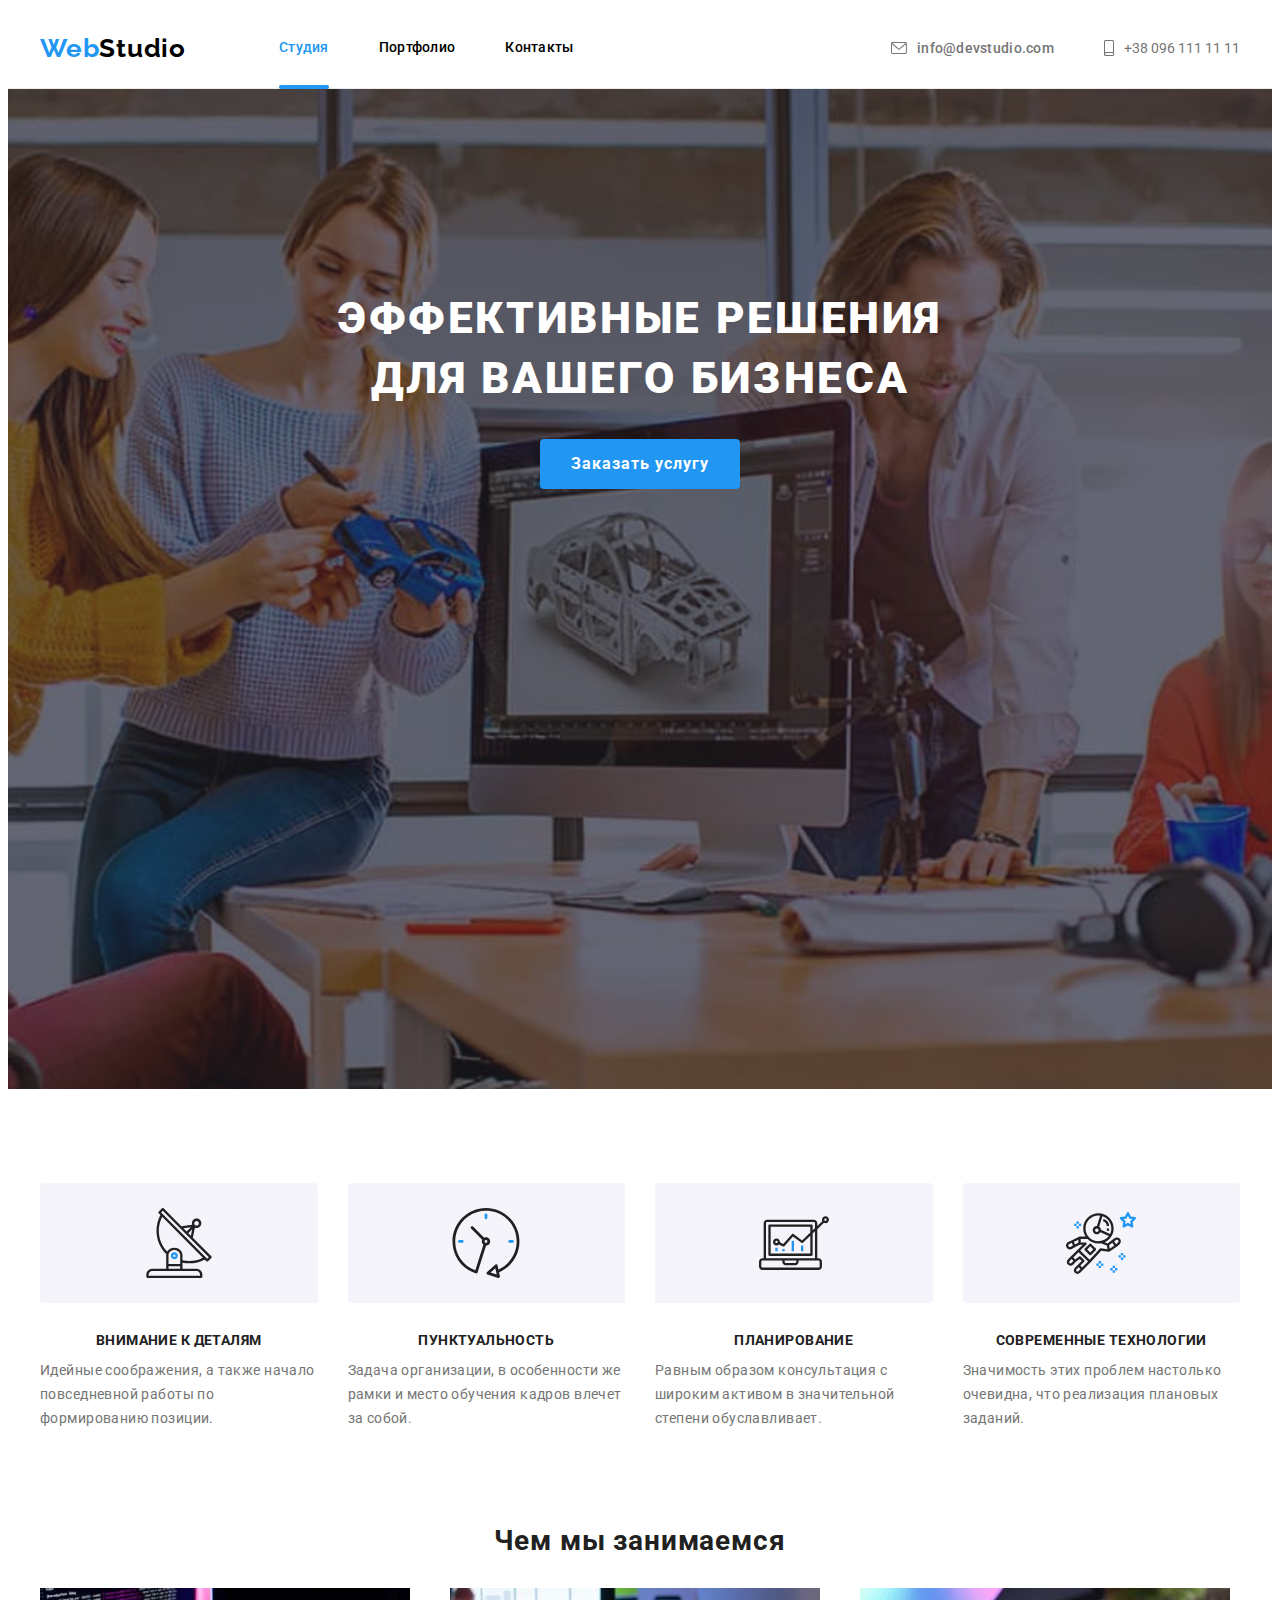
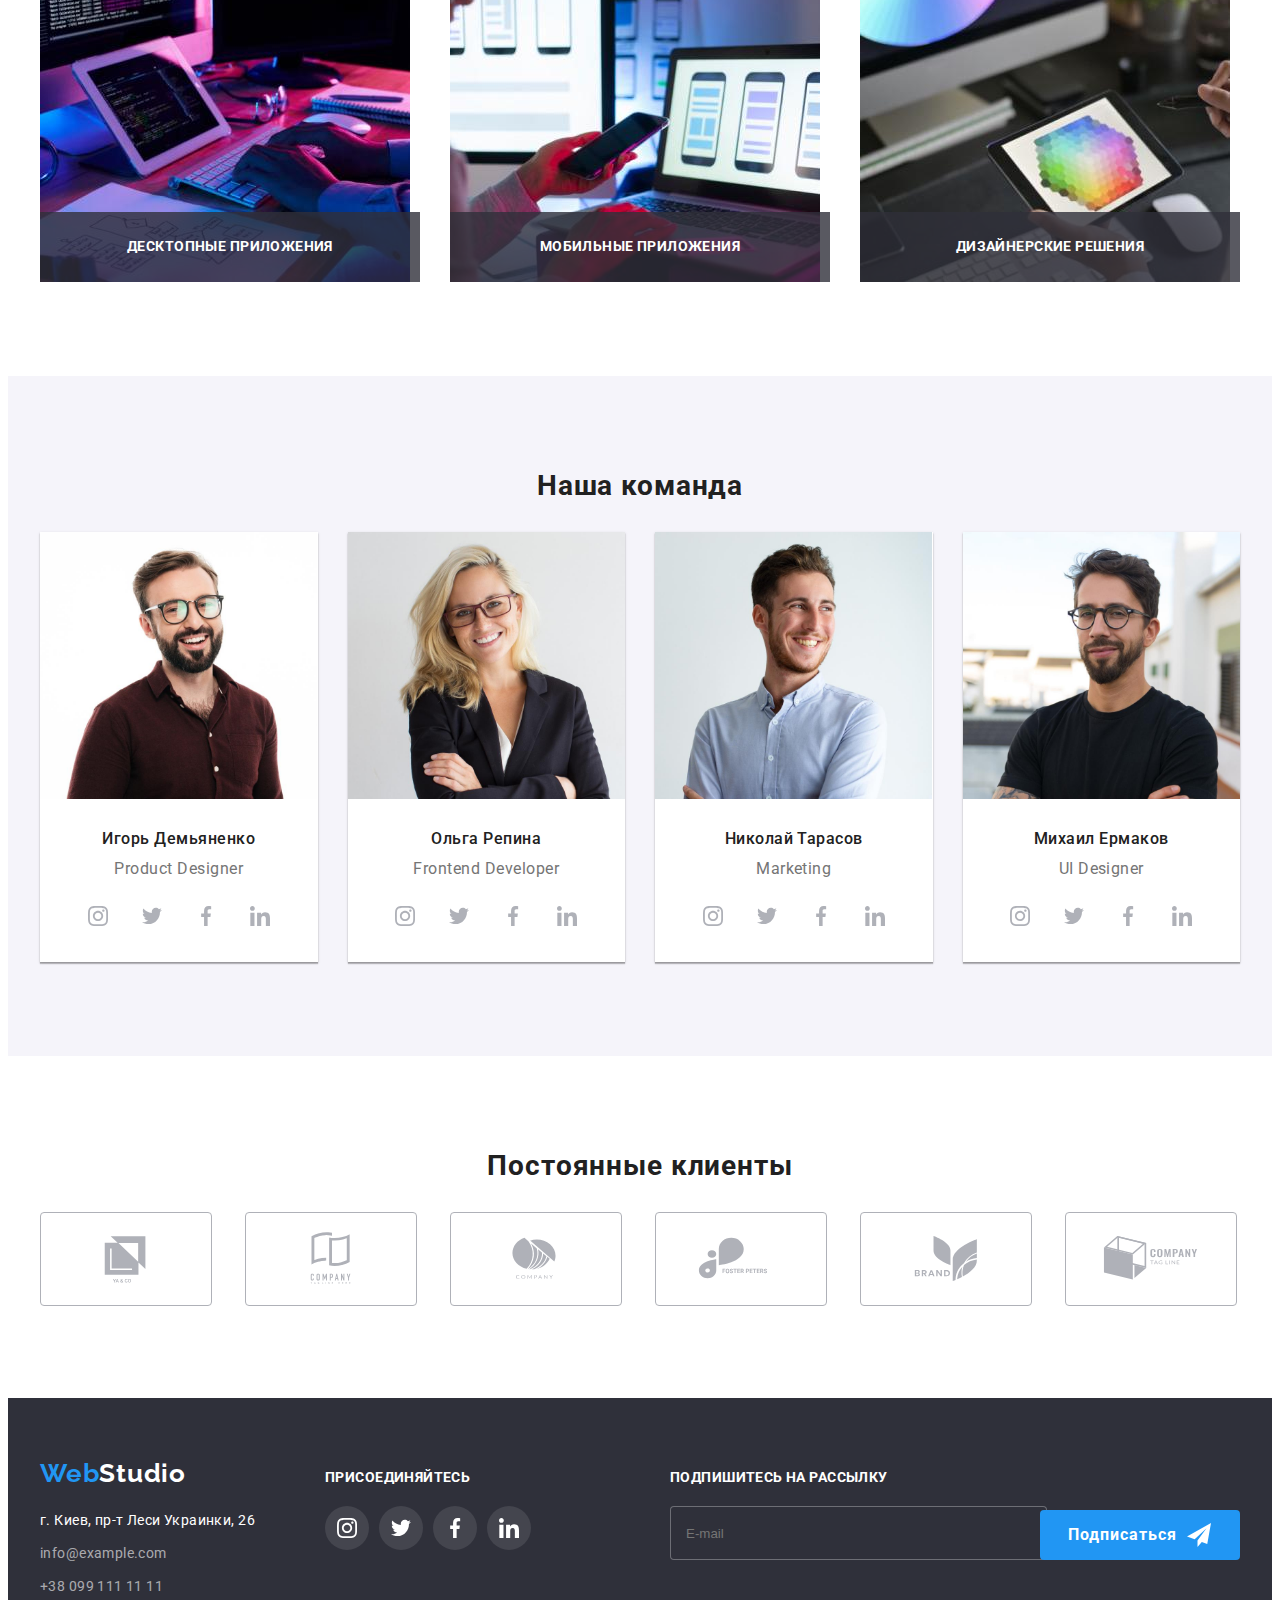
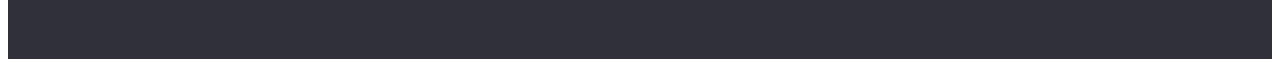
<file: index.html>
<!DOCTYPE html>
<html lang="ru">
	<head>
		<meta charset="UTF-8" />
		<meta http-equiv="X-UA-Compatible" content="IE=edge" />
		<meta name="viewport" content="width=device-width, initial-scale=1.0" />
		<link rel="preconnect" href="https://fonts.googleapis.com" />
		<link rel="preconnect" href="https://fonts.gstatic.com" crossorigin />
		<link
			href="https://fonts.googleapis.com/css2?family=Raleway:wght@700&family=Roboto:wght@400;500;700;900&display=swap"
			rel="stylesheet"
		/>
		<title>Веб-студия</title>
		<link
			rel="stylesheet"
			href="https://cdnjs.cloudflare.com/ajax/libs/modern-normalize/1.1.0/modern-normalize.min.css"
			integrity="sha512-wpPYUAdjBVSE4KJnH1VR1HeZfpl1ub8YT/NKx4PuQ5NmX2tKuGu6U/JRp5y+Y8XG2tV+wKQpNHVUX03MfMFn9Q=="
			crossorigin="anonymous"
			referrerpolicy="no-referrer"
		/>
		<link rel="stylesheet" href="./css/main.min.css" />
	</head>
	<body>
		<header class="header">
			<div class="container">
				<nav class="nav">
					<a href="" lang="en" class="logo"><span class="logo__left-part">Web</span><span>Studio</span></a>
					<button type="button" class="menu-button" data-menu-button>
						<svg width="40" height="40" aria-expanded="false" aria-label="Переключатель мобильного меню" role="button">
							<use class="icon-menu-close" href="./images/icons.svg#icon-menu-close"></use>
							<use class="icon-menu" href="./images/icons.svg#icon-menu"></use>
						</svg>
					</button>
					<div class="menu-header" data-menu>
						<ul class="nav__list">
							<li class="nav__item"><a href="./index.html" class="current nav__link">Студия</a></li>
							<li class="nav__item"><a href="./portfolio.html" class="nav__link">Портфолио</a></li>
							<li class="nav__item"><a href="" class="nav__link">Контакты</a></li>
						</ul>

						<ul class="contacts">
							<li class="contacts__item">
								<a href="tel:+380961111111" class="contacts__link contacts__tel">
									<svg class="contacts__smartphone-icon" width="10" height="16">
										<use href="./images/icons.svg#icon-smartphone"></use>
									</svg>
									+38 096 111 11 11
								</a>
							</li>
							<li class="contacts__item">
								<a href="mailto:info@devstudio.com" class="contacts__link contacts__mail">
									<svg class="contacts__mail-icon" width="16" height="12">
										<use href="./images/icons.svg#icon-envelope"></use>
									</svg>
									info@devstudio.com
								</a>
							</li>
						</ul>
						<ul class="mobile__list">
							<li class="mobile__item">
								<a href="" class="mobile__link">Instagram</a>
							</li>
							<li class="mobile__item">
								<a href="" class="mobile__link">Twitter</a>
							</li>
							<li class="mobile__item">
								<a href="" class="mobile__link">Facebook</a>
							</li>
							<li class="mobile__item">
								<a href="" class="mobile__link">LinkedIn</a>
							</li>
						</ul>
					</div>
				</nav>
			</div>
		</header>
		
		<main>
			<section class="hero">
				<div class="container">
					<h1 class="hero__headline">Эффективные решения для вашего бизнеса</h1>
					<button type="button" class="button" data-modal-open>Заказать услугу</button>
				</div>
			</section>

			<section class="section benefits">
				<div class="container">
					<h2 class="visually-hidden">Преимущества компании</h2>
					<ul class="section-list">
						<li class="section-list__item">
							<div class="section-list__benefits-illustration">
								<svg class="section-list__benefits-icon" width="70" height="70">
									<use href="./images/icons.svg#icon-antenna"></use>
								</svg>
							</div>
							<h3 class="section-list__title">Внимание к деталям</h3>
							<p class="section-list__text">
								Идейные соображения, а также начало повседневной работы по формированию позиции.
							</p>
						</li>
						<li class="section-list__item">
							<div class="section-list__benefits-illustration">
								<svg class="section-list__benefits-icon" width="70" height="70">
									<use href="./images/icons.svg#icon-clock"></use>
								</svg>
							</div>
							<h3 class="section-list__title">Пунктуальность</h3>
							<p class="section-list__text">
								Задача организации, в особенности же рамки и место обучения кадров влечет за собой.
							</p>
						</li>
						<li class="section-list__item">
							<div class="section-list__benefits-illustration">
								<svg class="section-list__benefits-icon" width="70" height="70">
									<use href="./images/icons.svg#icon-diagram"></use>
								</svg>
							</div>
							<h3 class="section-list__title">Планирование</h3>
							<p class="section-list__text">
								Равным образом консультация с широким активом в значительной степени обуславливает.
							</p>
						</li>
						<li class="section-list__item">
							<div class="section-list__benefits-illustration">
								<svg class="section-list__benefits-icon" width="70" height="70">
									<use href="./images/icons.svg#icon-astronaut"></use>
								</svg>
							</div>
							<h3 class="section-list__title">Современные технологии</h3>
							<p class="section-list__text">
								Значимость этих проблем настолько очевидна, что реализация плановых заданий.
							</p>
						</li>
					</ul>
				</div>
			</section>

			<section class="section about">
				<div class="container">
					<h2 class="section__title">Чем мы занимаемся</h2>
					<ul class="section-list">
						<li class="section-list__item">
							<a href=""><img srcset="./images/box-sites.jpg 1x, ./images/box-sites-2x.jpg 2x" src="./images/box-sites.jpg" alt="Разработка сайтов" width="370" height="294" /></a>
							<div class="about-box">
								<p class="about-box__text">Десктопные приложения</p>
							</div>
						</li>
						<li class="section-list__item">
							<a href="">
								<img srcset="./images/box-optimization.jpg 1x, ./images/box-optimization-2x.jpg 2x" src="./images/box-optimization.jpg" alt="Мобильная оптимизация" width="370" height="294" />
							</a>
							<div class="about-box">
								<p class="about-box__text">Мобильные приложения</p>
							</div>
						</li>
						<li class="section-list__item">
							<a href=""><img srcset="./images/box-design.jpg 1x, ./images/box-design-2x.jpg 2x" src="./images/box-design.jpg" alt="Дизайн" width="370" height="294" /></a>
							<div class="about-box">
								<p class="about-box__text">Дизайнерские решения</p>
							</div>
						</li>
					</ul>
				</div>
			</section>

			<section class="team section">
				<div class="container">
					<h2 class="section__title">Наша команда</h2>
					<ul class="section-list">
						<li class="section-list__item">
							<picture>
								<source
									srcset="./images/team-demianenko-desk-1x.jpg 1x, ./images/team-demianenko-desk-2x.jpg 2x"
									media="(min-width:1200px)"
								/>
								<source
									srcset="./images/team-demianenko-tab-1x.jpg 1x, ./images/team-demianenko-tab-2x.jpg 2x"
									media="(min-width:768px)"
								/>
								<source
									srcset="./images/team-demianenko-mob-1x.jpg 1x, ./images/team-demianenko-mob-2x.jpg 2x"
									media="(min-width:320px)"
								/>
								<img src="./images/team-demianenko-desk-1x.jpg" alt="Продукт дизайнер" class="team__image" />
							</picture>

							<div class="team-member">
								<h3 class="team-member__name">Игорь Демьяненко</h3>
								<p lang="en" class="team-member__position">Product Designer</p>
								<ul class="soc-list">
									<li class="soc-list__item">
										<a href="" class="soc-list__link">
											<svg class="soc-list__icon" width="20" height="20">
												<use href="./images/icons.svg#icon-instagram"></use>
											</svg>
										</a>
									</li>
									<li class="soc-list__item">
										<a href="" class="soc-list__link">
											<svg class="soc-list__icon" width="20" height="20">
												<use href="./images/icons.svg#icon-twitter"></use>
											</svg>
										</a>
									</li>
									<li class="soc-list__item">
										<a href="" class="soc-list__link">
											<svg class="soc-list__icon" width="20" height="20">
												<use href="./images/icons.svg#icon-facebook"></use>
											</svg>
										</a>
									</li>
									<li class="soc-list__item">
										<a href="" class="soc-list__link">
											<svg class="soc-list__icon" width="20" height="20">
												<use href="./images/icons.svg#icon-linkedin"></use>
											</svg>
										</a>
									</li>
								</ul>
							</div>
						</li>
						<li class="section-list__item">
							<picture>
								<source
									srcset="./images/team-repina-desk-1x.jpg 1x, ./images/team-repina-desk-2x.jpg 2x"
									media="(min-width:1200px)"
								/>
								<source
									srcset="./images/team-repina-tab-1x.jpg 1x, ./images/team-repina-tab-2x.jpg 2x"
									media="(min-width:768px)"
								/>
								<source
									srcset="./images/team-repina-mob-1x.jpg 1x, ./images/team-repina-mob-2x.jpg 2x"
									media="(min-width:320px)"
								/>
								<img src="./images/team-repina-desk-1x.jpg" alt="Фронтенд-разработчик" class="team__image" />
							</picture>

							<div class="team-member">
								<h3 class="team-member__name">Ольга Репина</h3>
								<p lang="en" class="team-member__position">Frontend Developer</p>
								<ul class="soc-list">
									<li class="soc-list__item">
										<a href="" class="soc-list__link">
											<svg class="soc-list__icon" width="20" height="20">
												<use href="./images/icons.svg#icon-instagram"></use>
											</svg>
										</a>
									</li>
									<li class="soc-list__item">
										<a href="" class="soc-list__link">
											<svg class="soc-list__icon" width="20" height="20">
												<use href="./images/icons.svg#icon-twitter"></use>
											</svg>
										</a>
									</li>
									<li class="soc-list__item">
										<a href="" class="soc-list__link">
											<svg class="soc-list__icon" width="20" height="20">
												<use href="./images/icons.svg#icon-facebook"></use>
											</svg>
										</a>
									</li>
									<li class="soc-list__item">
										<a href="" class="soc-list__link">
											<svg class="soc-list__icon" width="20" height="20">
												<use href="./images/icons.svg#icon-linkedin"></use>
											</svg>
										</a>
									</li>
								</ul>
							</div>
						</li>
						<li class="section-list__item">
							<picture>
								<source
									srcset="./images/team-tarasov-desk-1x.jpg 1x, ./images/team-tarasov-desk-2x.jpg 2x"
									media="(min-width:1200px)"
								/>
								<source
									srcset="./images/team-tarasov-tab-1x.jpg 1x, ./images/team-tarasov-tab-2x.jpg 2x"
									media="(min-width:768px)"
								/>
								<source
									srcset="./images/team-tarasov-mob-1x.jpg 1x, ./images/team-tarasov-mob-2x.jpg 2x"
									media="(min-width:320px)"
								/>
								<img src="./images/team-tarasov-desk-1x.jpg" alt="Маркетолог" class="team__image" />
							</picture>

							<div class="team-member">
								<h3 class="team-member__name">Николай Тарасов</h3>
								<p lang="en" class="team-member__position">Marketing</p>
								<ul class="soc-list">
									<li class="soc-list__item">
										<a href="" class="soc-list__link">
											<svg class="soc-list__icon" width="20" height="20">
												<use href="./images/icons.svg#icon-instagram"></use>
											</svg>
										</a>
									</li>
									<li class="soc-list__item">
										<a href="" class="soc-list__link">
											<svg class="soc-list__icon" width="20" height="20">
												<use href="./images/icons.svg#icon-twitter"></use>
											</svg>
										</a>
									</li>
									<li class="soc-list__item">
										<a href="" class="soc-list__link">
											<svg class="soc-list__icon" width="20" height="20">
												<use href="./images/icons.svg#icon-facebook"></use>
											</svg>
										</a>
									</li>
									<li class="soc-list__item">
										<a href="" class="soc-list__link">
											<svg class="soc-list__icon" width="20" height="20">
												<use href="./images/icons.svg#icon-linkedin"></use>
											</svg>
										</a>
									</li>
								</ul>
							</div>
						</li>
						<li class="section-list__item">
							<picture>
								<source
									srcset="./images/team-ermakov-desk-1x.jpg 1x, ./images/team-ermakov-desk-2x.jpg 2x"
									media="(min-width:1200px)"
								/>
								<source
									srcset="./images/team-ermakov-tab-1x.jpg 1x, ./images/team-ermakov-tab-2x.jpg 2x"
									media="(min-width:768px)"
								/>
								<source
									srcset="./images/team-ermakov-mob-1x.jpg 1x, ./images/team-ermakov-mob-2x.jpg 2x"
									media="(min-width:320px)"
								/>
								<img src="./images/team-ermakov-desk-1x.jpg" alt="Дизайнер" class="team__image" />
							</picture>

							<div class="team-member">
								<h3 class="team-member__name">Михаил Ермаков</h3>
								<p lang="en" class="team-member__position">UI Designer</p>
								<ul class="soc-list">
									<li class="soc-list__item">
										<a href="" class="soc-list__link">
											<svg class="soc-list__icon" width="20" height="20">
												<use href="./images/icons.svg#icon-instagram"></use>
											</svg>
										</a>
									</li>
									<li class="soc-list__item">
										<a href="" class="soc-list__link">
											<svg class="soc-list__icon" width="20" height="20">
												<use href="./images/icons.svg#icon-twitter"></use>
											</svg>
										</a>
									</li>
									<li class="soc-list__item">
										<a href="" class="soc-list__link">
											<svg class="soc-list__icon" width="20" height="20">
												<use href="./images/icons.svg#icon-facebook"></use>
											</svg>
										</a>
									</li>
									<li class="soc-list__item">
										<a href="" class="soc-list__link">
											<svg class="soc-list__icon" width="20" height="20">
												<use href="./images/icons.svg#icon-linkedin"></use>
											</svg>
										</a>
									</li>
								</ul>
							</div>
						</li>
					</ul>
				</div>
			</section>

			<section class="section clients">
				<div class="container">
					<h2 class="section__title">Постоянные клиенты</h2>
					<ul class="section-list clients-list">
						<li class="section-list__item">
							<a href="" class="clients-list__link">
								<svg class="clients-list__icon" width="106" height="60">
									<use href="./images/icons.svg#icon-logo-1"></use>
								</svg>
							</a>
						</li>
						<li class="section-list__item">
							<a href="" class="clients-list__link">
								<svg class="clients-list__icon" width="106" height="60">
									<use href="./images/icons.svg#icon-logo-2"></use>
								</svg>
							</a>
						</li>
						<li class="section-list__item">
							<a href="" class="clients-list__link">
								<svg class="clients-list__icon" width="106" height="60">
									<use href="./images/icons.svg#icon-logo-3"></use>
								</svg>
							</a>
						</li>
						<li class="section-list__item">
							<a href="" class="clients-list__link">
								<svg class="clients-list__icon" width="106" height="60">
									<use href="./images/icons.svg#icon-logo-4"></use>
								</svg>
							</a>
						</li>
						<li class="section-list__item">
							<a href="" class="clients-list__link">
								<svg class="clients-list__icon" width="106" height="60">
									<use href="./images/icons.svg#icon-logo-5"></use>
								</svg>
							</a>
						</li>
						<li class="section-list__item">
							<a href="" class="clients-list__link">
								<svg class="clients-list__icon" width="106" height="60">
									<use href="./images/icons.svg#icon-logo-6"></use>
								</svg>
							</a>
						</li>
					</ul>
				</div>
			</section>
		</main>

		<footer class="footer">
			<div class="container">
				<div class="footer-contacts">
					<a href="" lang="en" class="logo"> <span class="logo__left-part">Web</span><span>Studio</span> </a>
					<address>
						<ul>
							<li class="footer-contacts__item">
								<a href="https://goo.gl/maps/LUMPAZrbMtPp7dhw5" target="_blank" class="footer-contacts__adress">
									г. Киев, пр-т Леси Украинки, 26
								</a>
							</li>
							<li class="footer-contacts__item">
								<a href="mailto:info@example.com" class="footer-contacts__link">info@example.com</a>
							</li>
							<li class="footer-contacts__item">
								<a href="tel:+380991111111" class="footer-contacts__link">+38 099 111 11 11</a>
							</li>
						</ul>
					</address>
				</div>

				<div class="join">
					<p class="join__title">присоединяйтесь</p>
					<ul class="soc-list">
						<li class="soc-list__item">
							<a href="" class="soc-list__link">
								<svg class="soc-list__icon" width="20" height="20">
									<use href="./images/icons.svg#icon-instagram"></use>
								</svg>
							</a>
						</li>
						<li class="soc-list__item">
							<a href="" class="soc-list__link">
								<svg class="soc-list__icon" width="20" height="20">
									<use href="./images/icons.svg#icon-twitter"></use>
								</svg>
							</a>
						</li>
						<li class="soc-list__item">
							<a href="" class="soc-list__link">
								<svg class="soc-list__icon" width="20" height="20">
									<use href="./images/icons.svg#icon-facebook"></use>
								</svg>
							</a>
						</li>
						<li class="soc-list__item">
							<a href="" class="soc-list__link">
								<svg class="soc-list__icon" width="20" height="20">
									<use href="./images/icons.svg#icon-linkedin"></use>
								</svg>
							</a>
						</li>
					</ul>
				</div>

				<div class="subscribe">
					<form class="subscribe__form">
						<label class="subscribe__title">
							Подпишитесь на рассылку
							<input type="email" placeholder="E-mail" class="subscribe__email" name="subscribe-email" />
						</label>
						<button type="submit" class="button">
							Подписаться
							<svg class="subscribe__icon" width="24" height="24">
								<use href="./images/icons.svg#icon-send"></use>
							</svg>
						</button>
					</form>
				</div>
			</div>
		</footer>
		<div class="backdrop is-hidden" data-modal>
			<div class="modal">
				<button type="button" class="modal__close-button" data-modal-close>
					<svg width="30" height="30">
						<use href="./images/icons.svg#icon-close"></use>
					</svg>
				</button>
				<p class="modal__title">Оставьте свои данные, мы вам перезвоним</p>
				<form class="modal__form">
					<label class="modal__label">
						<span class="modal__label-text">Имя</span>
						<span class="modal__icon-area">
							<input type="text" name="name" class="modal__input" />

							<svg class="modal__form-icon" width="18" height="18">
								<use href="./images/icons.svg#icon-person"></use>
							</svg>
						</span>
					</label>
					<label class="modal__label">
						<span class="modal__label-text">Телефон</span>
						<span class="modal__icon-area">
							<input type="tel" name="tel" class="modal__input" />

							<svg class="modal__form-icon" width="18" height="18">
								<use href="./images/icons.svg#icon-phone"></use>
							</svg>
						</span>
					</label>
					<label class="modal__label">
						<span class="modal__label-text">Почта</span>
						<span class="modal__icon-area">
							<input type="email" name="email" class="modal__input" />

							<svg class="modal__form-icon" width="18" height="18">
								<use href="./images/icons.svg#icon-email"></use>
							</svg>
						</span>
					</label>
					<label class="modal__comment-area">
						<span class="modal__label-text">Комментарий</span>
						<textarea name="comment" class="modal__comment" placeholder="Введите текст"></textarea>
					</label>
					<label class="modal__check">
						<input type="checkbox" name="check" class="modal__check-input visually-hidden" />
						<svg width="11" height="8" class="modal__check-icon">
							<use href="./images/icons.svg#icon-check"></use>
						</svg>
						<span class="modal__check-text">
							Соглашаюсь с рассылкой и принимаю
							<span><a href="" class="modal__check-link">Условия договора</a></span>
						</span>
					</label>
					<button type="submit" class="button">Отправить</button>
				</form>

				
			</div>
		</div>
		<script src="./js/modal.js"></script>
		<script src="./js/mobile-menu.js"></script>
	</body>
</html>
</file>
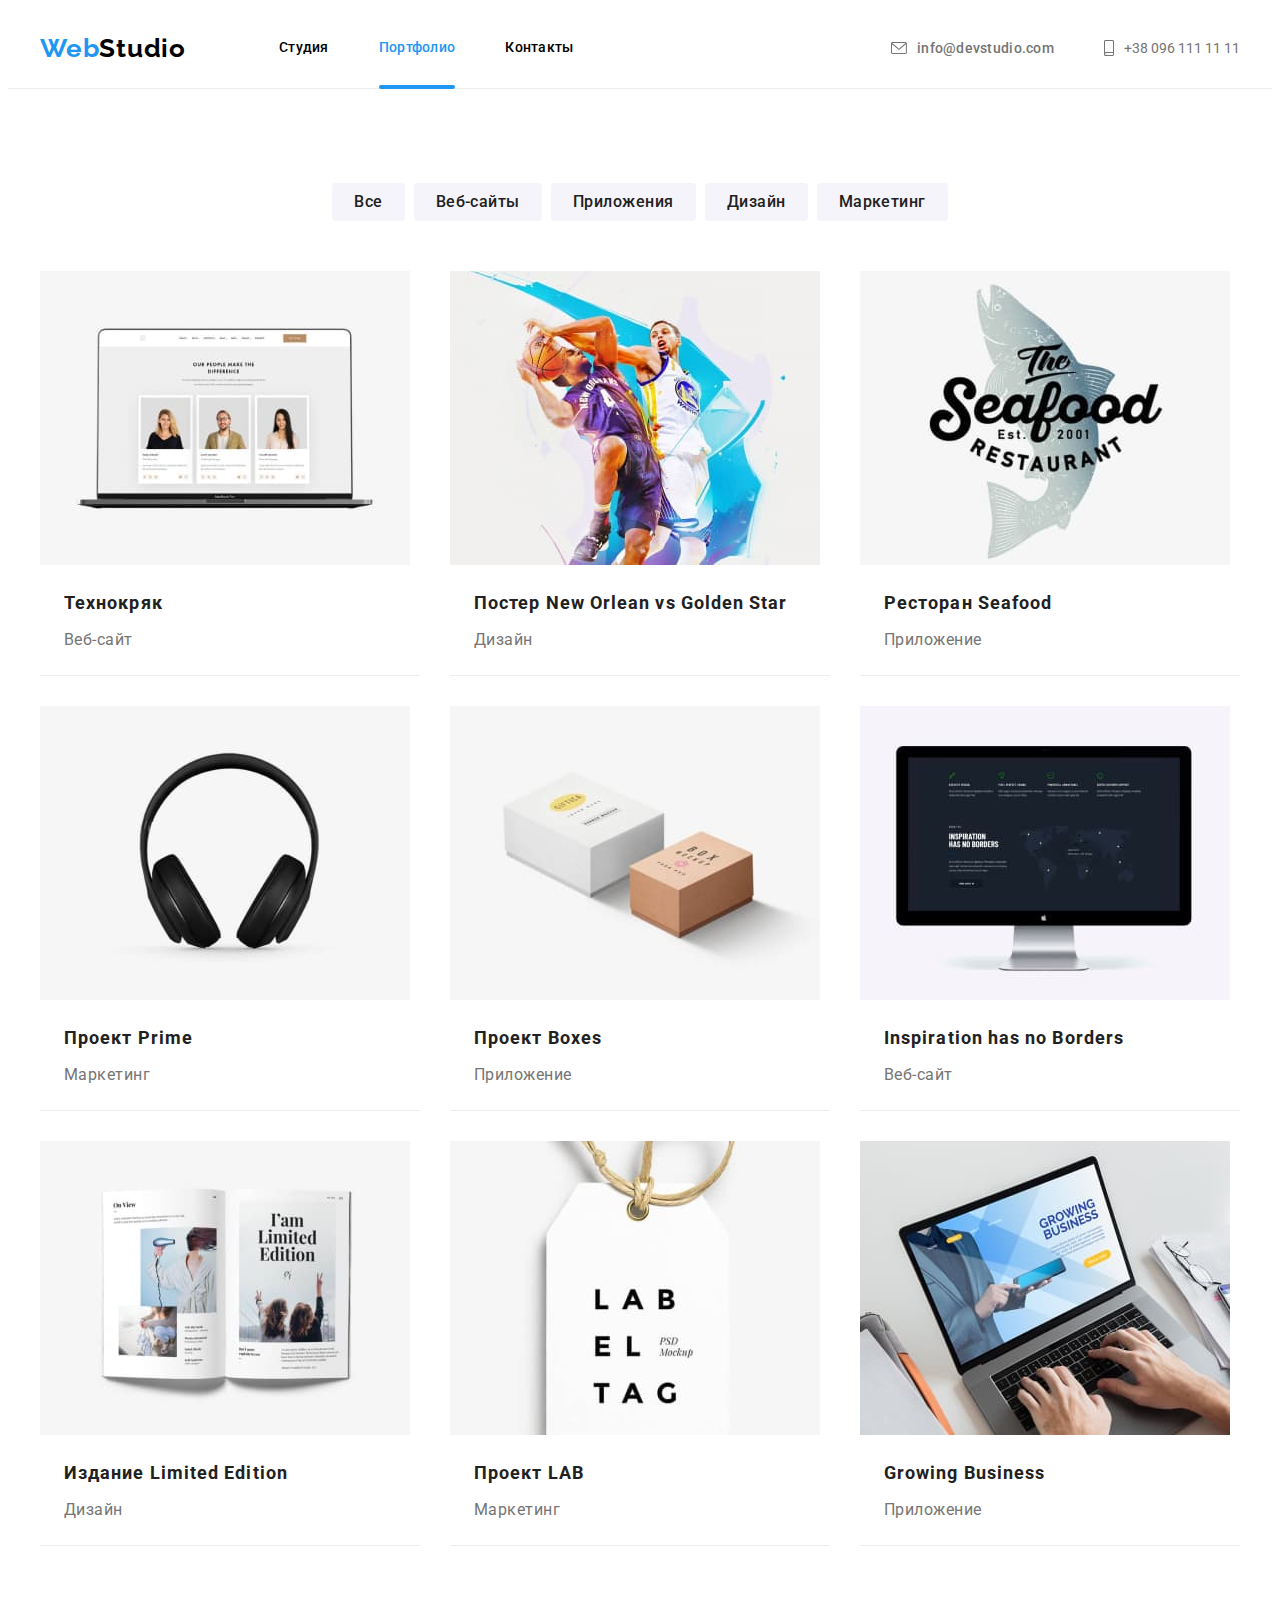
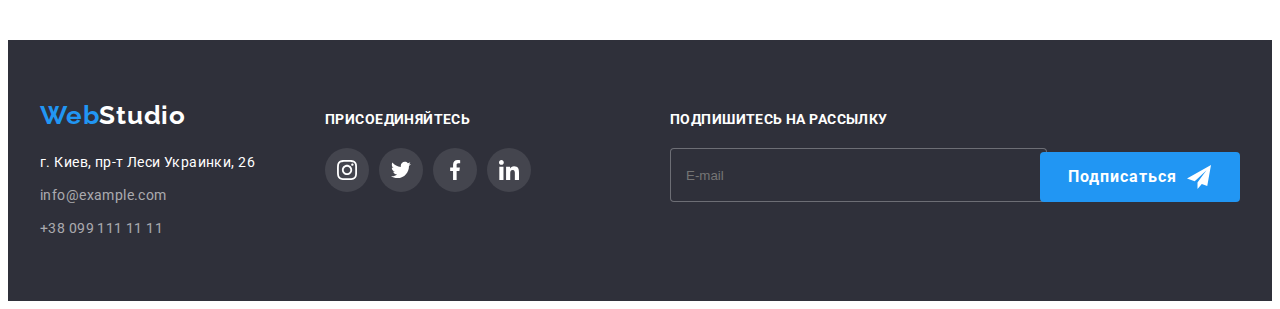
<file: portfolio.html>
<!DOCTYPE html>
<html lang="ru">
	<head>
		<meta charset="UTF-8" />
		<meta http-equiv="X-UA-Compatible" content="IE=edge" />
		<meta name="viewport" content="width=device-width, initial-scale=1.0" />
		<link rel="preconnect" href="https://fonts.googleapis.com" />
		<link rel="preconnect" href="https://fonts.gstatic.com" crossorigin />
		<link
			href="https://fonts.googleapis.com/css2?family=Raleway:wght@700&family=Roboto:wght@400;500;700;900&display=swap"
			rel="stylesheet"
		/>
		<title>Портфолио</title>
		<link
			rel="stylesheet"
			href="https://cdnjs.cloudflare.com/ajax/libs/modern-normalize/1.1.0/modern-normalize.min.css"
			integrity="sha512-wpPYUAdjBVSE4KJnH1VR1HeZfpl1ub8YT/NKx4PuQ5NmX2tKuGu6U/JRp5y+Y8XG2tV+wKQpNHVUX03MfMFn9Q=="
			crossorigin="anonymous"
			referrerpolicy="no-referrer"
		/>
		<link rel="stylesheet" href="./css/main.min.css" />
	</head>

	<body>
		<header class="header">
			<div class="container">
				<nav class="nav">
					<a href="" lang="en" class="logo"><span class="logo__left-part">Web</span><span>Studio</span></a>
					<button type="button" class="menu-button" data-menu-button>
						<svg width="40" height="40" aria-expanded="false" aria-label="Переключатель мобильного меню" role="button">
							<use class="icon-menu-close" href="./images/icons.svg#icon-menu-close"></use>
							<use class="icon-menu" href="./images/icons.svg#icon-menu"></use>
						</svg>
					</button>
					<div class="menu-header" data-menu>
						<ul class="nav__list">
							<li class="nav__item"><a href="./index.html" class="nav__link">Студия</a></li>
							<li class="nav__item"><a href="./portfolio.html" class="current nav__link">Портфолио</a></li>
							<li class="nav__item"><a href="" class="nav__link">Контакты</a></li>
						</ul>

						<ul class="contacts">
							<li class="contacts__item">
								<a href="tel:+380961111111" class="contacts__link contacts__tel">
									<svg class="contacts__smartphone-icon" width="10" height="16">
										<use href="./images/icons.svg#icon-smartphone"></use>
									</svg>
									+38 096 111 11 11
								</a>
							</li>
							<li class="contacts__item">
								<a href="mailto:info@devstudio.com" class="contacts__link contacts__mail">
									<svg class="contacts__mail-icon" width="16" height="12">
										<use href="./images/icons.svg#icon-envelope"></use>
									</svg>
									info@devstudio.com
								</a>
							</li>
						</ul>
						<ul class="mobile__list">
							<li class="mobile__item">
								<a href="" class="mobile__link">Instagram</a>
							</li>
							<li class="mobile__item">
								<a href="" class="mobile__link">Twitter</a>
							</li>
							<li class="mobile__item">
								<a href="" class="mobile__link">Facebook</a>
							</li>
							<li class="mobile__item">
								<a href="" class="mobile__link">LinkedIn</a>
							</li>
						</ul>
					</div>
				</nav>
			</div>
		</header>

		<main>
			<section class="section portfolio">
				<div class="container">
					<h1 class="visually-hidden">Портфолио</h1>
					<ul class="filter">
						<li class="filter__item"><button type="button" class="filter__button">Все</button></li>
						<li class="filter__item"><button type="button" class="filter__button">Веб-сайты</button></li>
						<li class="filter__item"><button type="button" class="filter__button">Приложения</button></li>
						<li class="filter__item"><button type="button" class="filter__button">Дизайн</button></li>
						<li class="filter__item"><button type="button" class="filter__button">Маркетинг</button></li>
					</ul>
					<ul class="portfolio__list">
						<li class="portfolio__item">
							<a href="" class="portfolio__link">
								<div class="portfolio__overlay">
									<picture>
										<source
											srcset="./images/portfolio-1-desk-1x.jpg 1x, ./images/portfolio-1-desk-2x.jpg 2x"
											media="(min-width:1200px)"
										/>
										<source
											srcset="./images/portfolio-1-tab-1x.jpg 1x, ./images/portfolio-1-tab-2x.jpg 2x"
											media="(min-width:768px)"
										/>
										<source
											srcset="./images/portfolio-1-mob-1x.jpg 1x, ./images/portfolio-1-mob-2x.jpg 2x"
											media="(min-width:320px)"
										/>
										<img src="./portfolio-1-desk-1x.jpg" alt="Веб-сайт" />
									</picture>

									<p class="portfolio__overlay-text">
										Ресурс предлагает комплексные предложения с разным уровнем функционала и сервисов. Все это позволит
										посетителю получить исчерпывающие сведения о компании или частном лице.
									</p>
								</div>
								<div class="portfoplio__description">
									<h2 class="portfolio__title">Технокряк</h2>
									<p class="portfolio__text">Веб-сайт</p>
								</div>
							</a>
						</li>
						<li class="portfolio__item">
							<a href="" class="portfolio__link">
								<div class="portfolio__overlay">
									<picture>
										<source
											srcset="./images/portfolio-2-desk-1x.jpg 1x, ./images/portfolio-2-desk-2x.jpg 2x"
											media="(min-width:1200px)"
										/>
										<source
											srcset="./images/portfolio-2-tab-1x.jpg 1x, ./images/portfolio-2-tab-2x.jpg 2x"
											media="(min-width:768px)"
										/>
										<source
											srcset="./images/portfolio-2-mob-1x.jpg 1x, ./images/portfolio-2-mob-2x.jpg 2x"
											media="(min-width:320px)"
										/>
										<img src="./portfolio-2-desk-1x.jpg" alt="Дизайн" />
									</picture>

									<p class="portfolio__overlay-text">
										Ресурс предлагает комплексные предложения с разным уровнем функционала и сервисов. Все это позволит
										посетителю получить исчерпывающие сведения о компании или частном лице.
									</p>
								</div>
								<div class="portfoplio__description">
									<h2 class="portfolio__title">Постер New Orlean vs Golden Star</h2>
									<p class="portfolio__text">Дизайн</p>
								</div>
							</a>
						</li>
						<li class="portfolio__item">
							<a href="" class="portfolio__link">
								<div class="portfolio__overlay">
									<picture>
										<source
											srcset="./images/portfolio-3-desk-1x.jpg 1x, ./images/portfolio-3-desk-2x.jpg 2x"
											media="(min-width:1200px)"
										/>
										<source
											srcset="./images/portfolio-3-tab-1x.jpg 1x, ./images/portfolio-3-tab-2x.jpg 2x"
											media="(min-width:768px)"
										/>
										<source
											srcset="./images/portfolio-3-mob-1x.jpg 1x, ./images/portfolio-3-mob-2x.jpg 2x"
											media="(min-width:320px)"
										/>
										<img src="./portfolio-3-desk-1x.jpg" alt="Приложение" />
									</picture>

									<p class="portfolio__overlay-text">
										Ресурс предлагает комплексные предложения с разным уровнем функционала и сервисов. Все это позволит
										посетителю получить исчерпывающие сведения о компании или частном лице.
									</p>
								</div>
								<div class="portfoplio__description">
									<h2 class="portfolio__title">Ресторан Seafood</h2>
									<p class="portfolio__text">Приложение</p>
								</div>
							</a>
						</li>
						<li class="portfolio__item">
							<a href="" class="portfolio__link">
								<div class="portfolio__overlay">
									<picture>
										<source
											srcset="./images/portfolio-4-desk-1x.jpg 1x, ./images/portfolio-4-desk-2x.jpg 2x"
											media="(min-width:1200px)"
										/>
										<source
											srcset="./images/portfolio-4-tab-1x.jpg 1x, ./images/portfolio-4-tab-2x.jpg 2x"
											media="(min-width:768px)"
										/>
										<source
											srcset="./images/portfolio-4-mob-1x.jpg 1x, ./images/portfolio-4-mob-2x.jpg 2x"
											media="(min-width:320px)"
										/>
										<img src="./portfolio-4-desk-1x.jpg" alt="Маркетинг" />
									</picture>

									<p class="portfolio__overlay-text">
										Ресурс предлагает комплексные предложения с разным уровнем функционала и сервисов. Все это позволит
										посетителю получить исчерпывающие сведения о компании или частном лице.
									</p>
								</div>
								<div class="portfoplio__description">
									<h2 class="portfolio__title">Проект Prime</h2>
									<p class="portfolio__text">Маркетинг</p>
								</div>
							</a>
						</li>
						<li class="portfolio__item">
							<a href="" class="portfolio__link">
								<div class="portfolio__overlay">
									<picture>
										<source
											srcset="./images/portfolio-5-desk-1x.jpg 1x, ./images/portfolio-5-desk-2x.jpg 2x"
											media="(min-width:1200px)"
										/>
										<source
											srcset="./images/portfolio-5-tab-1x.jpg 1x, ./images/portfolio-5-tab-2x.jpg 2x"
											media="(min-width:768px)"
										/>
										<source
											srcset="./images/portfolio-5-mob-1x.jpg 1x, ./images/portfolio-5-mob-2x.jpg 2x"
											media="(min-width:320px)"
										/>
										<img src="./portfolio-5-desk-1x.jpg" alt="Приложение" />
									</picture>

									<p class="portfolio__overlay-text">
										Ресурс предлагает комплексные предложения с разным уровнем функционала и сервисов. Все это позволит
										посетителю получить исчерпывающие сведения о компании или частном лице.
									</p>
								</div>
								<div class="portfoplio__description">
									<h2 class="portfolio__title">Проект Boxes</h2>
									<p class="portfolio__text">Приложение</p>
								</div>
							</a>
						</li>
						<li class="portfolio__item">
							<a href="" class="portfolio__link">
								<div class="portfolio__overlay">
									<picture>
										<source
											srcset="./images/portfolio-6-desk-1x.jpg 1x, ./images/portfolio-6-desk-2x.jpg 2x"
											media="(min-width:1200px)"
										/>
										<source
											srcset="./images/portfolio-6-tab-1x.jpg 1x, ./images/portfolio-6-tab-2x.jpg 2x"
											media="(min-width:768px)"
										/>
										<source
											srcset="./images/portfolio-6-mob-1x.jpg 1x, ./images/portfolio-6-mob-2x.jpg 2x"
											media="(min-width:320px)"
										/>
										<img src="./portfolio-6-desk-1x.jpg" alt="Веб-сайт" />
									</picture>

									<p class="portfolio__overlay-text">
										Ресурс предлагает комплексные предложения с разным уровнем функционала и сервисов. Все это позволит
										посетителю получить исчерпывающие сведения о компании или частном лице.
									</p>
								</div>
								<div class="portfoplio__description">
									<h2 class="portfolio__title">Inspiration has no Borders</h2>
									<p class="portfolio__text">Веб-сайт</p>
								</div>
							</a>
						</li>
						<li class="portfolio__item">
							<a href="" class="portfolio__link">
								<div class="portfolio__overlay">
									<picture>
										<source
											srcset="./images/portfolio-7-desk-1x.jpg 1x, ./images/portfolio-7-desk-2x.jpg 2x"
											media="(min-width:1200px)"
										/>
										<source
											srcset="./images/portfolio-7-tab-1x.jpg 1x, ./images/portfolio-7-tab-2x.jpg 2x"
											media="(min-width:768px)"
										/>
										<source
											srcset="./images/portfolio-7-mob-1x.jpg 1x, ./images/portfolio-7-mob-2x.jpg 2x"
											media="(min-width:320px)"
										/>
										<img src="./portfolio-7-desk-1x.jpg" alt="Дизайн" />
									</picture>

									<p class="portfolio__overlay-text">
										Ресурс предлагает комплексные предложения с разным уровнем функционала и сервисов. Все это позволит
										посетителю получить исчерпывающие сведения о компании или частном лице.
									</p>
								</div>
								<div class="portfoplio__description">
									<h2 class="portfolio__title">Издание Limited Edition</h2>
									<p class="portfolio__text">Дизайн</p>
								</div>
							</a>
						</li>
						<li class="portfolio__item">
							<a href="" class="portfolio__link">
								<div class="portfolio__overlay">
									<picture>
										<source
											srcset="./images/portfolio-8-desk-1x.jpg 1x, ./images/portfolio-8-desk-2x.jpg 2x"
											media="(min-width:1200px)"
										/>
										<source
											srcset="./images/portfolio-8-tab-1x.jpg 1x, ./images/portfolio-8-tab-2x.jpg 2x"
											media="(min-width:768px)"
										/>
										<source
											srcset="./images/portfolio-8-mob-1x.jpg 1x, ./images/portfolio-8-mob-2x.jpg 2x"
											media="(min-width:320px)"
										/>
										<img src="./portfolio-8-desk-1x.jpg" alt="Маркетинг" />
									</picture>

									<p class="portfolio__overlay-text">
										Ресурс предлагает комплексные предложения с разным уровнем функционала и сервисов. Все это позволит
										посетителю получить исчерпывающие сведения о компании или частном лице.
									</p>
								</div>
								<div class="portfoplio__description">
									<h2 class="portfolio__title">Проект LAB</h2>
									<p class="portfolio__text">Маркетинг</p>
								</div>
							</a>
						</li>
						<li class="portfolio__item">
							<a href="" class="portfolio__link">
								<div class="portfolio__overlay">
									<picture>
										<source
											srcset="./images/portfolio-9-desk-1x.jpg 1x, ./images/portfolio-9-desk-2x.jpg 2x"
											media="(min-width:1200px)"
										/>
										<source
											srcset="./images/portfolio-9-tab-1x.jpg 1x, ./images/portfolio-9-tab-2x.jpg 2x"
											media="(min-width:768px)"
										/>
										<source
											srcset="./images/portfolio-9-mob-1x.jpg 1x, ./images/portfolio-9-mob-2x.jpg 2x"
											media="(min-width:320px)"
										/>
										<img src="./portfolio-9-desk-1x.jpg" alt="Приложение" />
									</picture>

									<p class="portfolio__overlay-text">
										Ресурс предлагает комплексные предложения с разным уровнем функционала и сервисов. Все это позволит
										посетителю получить исчерпывающие сведения о компании или частном лице.
									</p>
								</div>
								<div class="portfoplio__description">
									<h2 class="portfolio__title">Growing Business</h2>
									<p class="portfolio__text">Приложение</p>
								</div>
							</a>
						</li>
					</ul>
				</div>
			</section>
		</main>
		<footer class="footer">
			<div class="container">
				<div class="footer-contacts">
					<a href="" lang="en" class="logo"> <span class="logo__left-part">Web</span><span>Studio</span> </a>
					<address>
						<ul>
							<li class="footer-contacts__item">
								<a href="https://goo.gl/maps/LUMPAZrbMtPp7dhw5" target="_blank" class="footer-contacts__adress">
									г. Киев, пр-т Леси Украинки, 26
								</a>
							</li>
							<li class="footer-contacts__item">
								<a href="mailto:info@example.com" class="footer-contacts__link">info@example.com</a>
							</li>
							<li class="footer-contacts__item">
								<a href="tel:+380991111111" class="footer-contacts__link">+38 099 111 11 11</a>
							</li>
						</ul>
					</address>
				</div>

				<div class="join">
					<p class="join__title">присоединяйтесь</p>
					<ul class="soc-list">
						<li class="soc-list__item">
							<a href="" class="soc-list__link">
								<svg class="soc-list__icon" width="20" height="20">
									<use href="./images/icons.svg#icon-instagram"></use>
								</svg>
							</a>
						</li>
						<li class="soc-list__item">
							<a href="" class="soc-list__link">
								<svg class="soc-list__icon" width="20" height="20">
									<use href="./images/icons.svg#icon-twitter"></use>
								</svg>
							</a>
						</li>
						<li class="soc-list__item">
							<a href="" class="soc-list__link">
								<svg class="soc-list__icon" width="20" height="20">
									<use href="./images/icons.svg#icon-facebook"></use>
								</svg>
							</a>
						</li>
						<li class="soc-list__item">
							<a href="" class="soc-list__link">
								<svg class="soc-list__icon" width="20" height="20">
									<use href="./images/icons.svg#icon-linkedin"></use>
								</svg>
							</a>
						</li>
					</ul>
				</div>

				<div class="subscribe">
					<form class="subscribe__form">
						<label class="subscribe__title">
							Подпишитесь на рассылку
							<input type="email" placeholder="E-mail" class="subscribe__email" name="subscribe-email" />
						</label>
						<button type="submit" class="button">
							Подписаться
							<svg class="subscribe__icon" width="24" height="24">
								<use href="./images/icons.svg#icon-send"></use>
							</svg>
						</button>
					</form>
				</div>
			</div>
		</footer>
		<script src="./js/mobile-menu.js"></script>
	</body>
</html>
</file>
<file: css/main.min.css>
:root{--main-text-color: #212121;--second-text-color: #757575;--white-text-color: #ffffff;--accent-color: #2196f3;--main-background-color: #ffffff;--section-background-color: #f5f4fa;--dark-background-color: #2f303a;--time-function: cubic-bezier(0.4, 0, 0.2, 1)}p,h1,h2,h3,h4,h5,h6{margin:0}ul,ol{padding-left:0;margin:0;list-style:none}button{cursor:pointer;font-family:inherit}img{display:block;max-width:100%;height:auto}a{text-decoration:none}body{font-family:"Roboto",sans-serif}.visually-hidden{position:absolute;white-space:nowrap;width:1px;height:1px;overflow:hidden;border:0;padding:0;clip:rect(0 0 0 0);clip-path:inset(50%);margin:-1px}.backdrop{position:fixed;top:0;width:100%;height:100%;background-color:rgba(0,0,0,.2);transform:scale(1);transition:opacity 250ms var(--time-function),transform 250ms var(--time-function),visibility 250ms var(--time-function)}.backdrop.is-hidden{opacity:0;pointer-events:none;transform:scale(0.5)}.button{width:200px;height:50px;font-weight:700;font-size:16px;line-height:1.87;letter-spacing:.06em;color:var(--white-text-color);background-color:var(--accent-color);border:rgba(0,0,0,0);border-radius:4px;transition:background-color 250ms var(--time-function)}.button:hover,.button:focus{background-color:#188ce8}.container{width:100%;margin:0 auto;padding-left:15px;padding-right:15px}@media screen and (min-width: 480px){.container{width:480px}}@media screen and (min-width: 768px){.container{width:768px}}@media screen and (min-width: 1200px){.container{width:1200px}}.filter{display:flex}@media screen and (max-width: 767px){.filter{margin-bottom:40px;flex-wrap:wrap;row-gap:15px}}@media screen and (min-width: 768px){.filter{margin-bottom:30px;justify-content:center}}@media screen and (min-width: 1200px){.filter{margin-bottom:50px}}.filter__item:not(:last-child){margin-right:9px}.filter__button{padding:6px 22px;font-weight:500;font-size:16px;line-height:1.62;letter-spacing:.03em;color:var(--main-text-color);background-color:var(--section-background-color);border:rgba(0,0,0,0);border-radius:4px;transition:box-shadow 250ms var(--time-function),background-color 250ms var(--time-function),color 250ms var(--time-function)}.filter__button:hover,.filter__button:focus{box-shadow:0px 3px 1px rgba(0,0,0,.1),0px 1px 2px rgba(0,0,0,.08),0px 2px 2px rgba(0,0,0,.12);color:var(--white-text-color);background-color:var(--accent-color)}.join{margin-top:60px;padding-top:12px}@media screen and (min-width: 768px){.join{margin-bottom:0;margin-left:165px}}@media screen and (min-width: 1200px){.join{margin-left:70px}}.join__title{font-weight:700;font-size:14px;line-height:1.14;letter-spacing:.03em;text-transform:uppercase;color:var(--white-text-color)}.join .soc-list{margin-top:20px}.join .soc-list__link{color:#fff;background-color:rgba(255,255,255,.1);transition:color 250ms var(--time-function),background-color 250ms var(--time-function)}.join .soc-list__link:hover,.join .soc-list__link:focus{background-color:var(--accent-color);color:var(--white-text-color)}.logo{font-family:"Raleway";font-weight:700;font-size:24px;line-height:1.16;letter-spacing:.03em}@media screen and (min-width: 1200px){.logo{font-size:26px;line-height:1.19}}.logo__left-part{color:var(--accent-color)}.modal{padding:40px;width:450px;height:581px;box-shadow:0px 1px 3px rgba(0,0,0,.12),0px 1px 1px rgba(0,0,0,.14),0px 2px 1px rgba(0,0,0,.2);border-radius:4px;background-color:var(--main-background-color);position:absolute;top:50%;left:50%;transform:translate(-50%, -50%)}@media screen and (min-width: 1200px){.modal{width:528px}}.modal__close-button{position:absolute;top:8px;right:8px;display:flex;justify-content:center;align-items:center;background-color:var(--main-background-color);border:1px solid rgba(0,0,0,.1);border-radius:50%;overflow:hidden;width:30px;height:30px;z-index:10}.modal__title{margin-bottom:12px;font-weight:700;font-size:20px;line-height:1.5;text-align:center;letter-spacing:.03em;color:#212121}@media screen and (min-width: 1200px){.modal__title{line-height:1.15}}.modal__input{padding:12px 12px 12px 42px;width:100%;height:40px;outline:none;border:1px solid rgba(33,33,33,.2);border-radius:4px;transition:border 250ms var(--time-function)}.modal__input:hover,.modal__input:focus{border:1px solid var(--accent-color)}.modal__label{display:flex;flex-direction:column;margin-bottom:10px}.modal__label-text{margin-bottom:4px;font-size:12px;line-height:1.16;color:var(--second-text-color)}.modal__icon-area{position:relative}.modal__form-icon{position:absolute;left:12px;top:50%;transform:translateY(-50%);fill:#212121;transition:fill 250ms var(--time-function)}.modal__input:hover+.modal__form-icon,.modal__input:focus+.modal__form-icon{fill:var(--accent-color)}.modal__comment-area{display:flex;flex-direction:column;margin-bottom:20px}.modal__comment{padding:12px 16px;width:100%;height:120px;resize:none;border:1px solid rgba(33,33,33,.2);border-radius:4px;outline:none;transition:border 250ms var(--time-function)}.modal__comment:hover,.modal__comment:focus{border:1px solid var(--accent-color)}.modal__comment::placeholder{font-size:12px;line-height:1.17;color:rgba(117,117,117,.5);transition:font-size 250ms var(--time-function)}.modal__comment:hover::placeholder,.modal__comment:focus::placeholder{font-size:14px}.modal__check{display:flex;align-items:center;margin-bottom:30px;padding-left:12px}.modal__check-icon{width:16px;height:15px;border:2px solid var(--main-text-color);border-radius:2px;fill:rgba(0,0,0,0);transition:background-color 250ms var(--time-function),color 250ms var(--time-function),border 250ms var(--time-function)}.modal__check-input:checked+.modal__check-icon{background-color:var(--accent-color);fill:#fff;border:none}.modal__check-text{margin-left:7px;font-size:12px;line-height:1.16;color:var(--second-text-color)}@media screen and (min-width: 1200px){.modal__check-text{font-size:14px;line-height:1.7}}.modal__check-link{color:var(--accent-color)}.modal .button{display:block;margin:0 auto}.section{padding:60px 0}@media screen and (min-width: 1200px){.section{padding:94px 0}}.section__title{margin-bottom:30px;font-size:28px;line-height:1.17;text-align:center;letter-spacing:.03em;color:var(--main-text-color)}.section-list__title{text-align:center;margin-bottom:10px;font-size:14px;line-height:1.14;letter-spacing:.03em;text-transform:uppercase;color:var(--main-text-color)}.section-list__text{font-size:14px;line-height:1.71;letter-spacing:.03em;color:var(--second-text-color)}.section-list{display:flex;flex-wrap:wrap;gap:30px}.section-list__item{width:100%}@media screen and (min-width: 768px){.section-list__item{width:calc((100% - 30px)/2)}}@media screen and (min-width: 1200px){.section-list__item{width:calc((100% - 90px)/4)}}.soc-list{display:flex;justify-content:center;list-style:none}.soc-list__item{width:44px;height:44px;margin-right:10px}.soc-list__item:last-child{margin-right:0}.soc-list__link{color:#afb1b8;display:flex;width:100%;height:100%;border-radius:50%;align-items:center;justify-content:center;transition:color 250ms var(--time-function),background-color 250ms var(--time-function)}.soc-list__link:hover,.soc-list__link:focus{background-color:var(--accent-color);color:var(--white-text-color)}.soc-list__icon{fill:currentColor}.subscribe{margin-top:60px;padding-top:12px}@media screen and (min-width: 1200px){.subscribe{margin-left:auto}}@media screen and (min-width: 1200px){.subscribe__form{display:flex;align-items:flex-end}}.subscribe__title{max-width:358px;font-weight:700;font-size:14px;line-height:1.14;letter-spacing:.03em;text-transform:uppercase;color:var(--white-text-color)}@media screen and (min-width: 768px){.subscribe__title{display:block}}.subscribe__email{margin-top:20px;margin-bottom:20px;width:100%;height:50px;padding-left:15px;border:1px solid rgba(255,255,255,.3);border-radius:4px;background-color:var(--dark-background-color);outline:none;color:rgba(255,255,255,.6);transition:border-color 250ms var(--time-function)}.subscribe__email:hover,.subscribe__email:focus{border-color:var(--accent-color)}@media screen and (min-width: 768px){.subscribe__email{width:450px}}@media screen and (min-width: 1200px){.subscribe__email{width:358px;margin-bottom:0}}.subscribe .button{margin:0 auto;display:flex;align-items:center;padding:10px 28px}@media screen and (min-width: 1200px){.subscribe .button{margin-left:12px}}.subscribe__icon{margin-left:10px}.header{position:relative;height:60px;border-bottom:1px solid #ececec}@media screen and (min-width: 768px){.header{height:80px}}.header .logo{color:#000;padding:16px 0}@media screen and (min-width: 768px){.header .logo{padding-top:25px;padding-bottom:25px}}.menu-button{position:fixed;top:10px;right:15px;padding:0;background-color:rgba(0,0,0,0);border:none;z-index:20}.menu-button:hover,.menu-button:focus{fill:var(--accent-color);transition:fill 250ms var(--time-function)}.menu-button.is-open{z-index:10}.menu-button .icon-menu-close{display:none}.menu-button.is-open .icon-menu{display:none}.menu-button.is-open .icon-menu-close{display:block}@media screen and (min-width: 768px){.menu-button{display:none}}.menu-header{width:100%}@media screen and (max-width: 767px){.menu-header{display:none;position:fixed;top:0;left:0;height:100%;background-color:#fff;z-index:1}.menu-header.is-open{display:flex;flex-direction:column;padding:48px 40px}}@media screen and (min-width: 768px){.menu-header{display:flex}}.nav{display:flex}.nav__list{font-weight:500;font-size:40px;line-height:1.18;letter-spacing:.02em;margin-bottom:auto}@media screen and (min-width: 768px){.nav__list{display:flex;font-size:14px;line-height:1.14;gap:50px;margin-left:88px}}@media screen and (min-width: 1200px){.nav__list{margin-left:93px}}.nav__item{margin-bottom:33px}@media screen and (min-width: 768px){.nav__item{margin-bottom:0}}.nav__link{color:var(--title-text-color);transition:color 250ms var(--time-function)}.nav__link:hover,.nav__link:focus{color:var(--accent-color)}@media screen and (min-width: 768px){.nav__link{display:block;padding-top:32px;padding-bottom:32px}}.nav__link.current{color:var(--accent-color)}@media screen and (min-width: 768px){.nav__link.current{position:relative}.nav__link.current:after{content:"";position:absolute;left:0;bottom:-1px;width:100%;height:4px;display:block;background-color:var(--accent-color);border-radius:2px}}@media screen and (min-width: 768px){.contacts{display:flex;flex-direction:column-reverse;gap:10px;justify-content:center;margin-left:auto}}@media screen and (min-width: 1200px){.contacts{flex-direction:row-reverse;align-items:center;gap:50px}}.contacts__item{margin-bottom:30px}@media screen and (min-width: 768px){.contacts__item{margin:0}}.contacts__tel{transition:color 250ms var(--time-function)}.contacts__tel:focus,.contacts__tel:hover{color:var(--accent-color)}@media screen and (max-width: 767px){.contacts__tel{font-weight:500;font-size:34px;line-height:1.17;letter-spacing:.02em;color:var(--accent-color)}}@media screen and (min-width: 768px){.contacts__tel{font-size:12px;line-height:1.16;color:var(--second-text-color);display:flex;align-items:center}}@media screen and (min-width: 1200px){.contacts__tel{font-size:14px}}.contacts__mail{font-weight:500;font-size:24px;line-height:1.16;letter-spacing:.02em;color:var(--second-text-color);transition:color 250ms var(--time-function)}.contacts__mail:focus,.contacts__mail:hover{color:var(--accent-color)}@media screen and (min-width: 768px){.contacts__mail{font-size:12px;display:flex;align-items:center}}@media screen and (min-width: 1200px){.contacts__mail{font-size:14px}}.contacts__smartphone-icon,.contacts__mail-icon{display:inline-block;fill:currentColor;margin-right:10px;justify-content:center}@media screen and (max-width: 767px){.contacts__smartphone-icon,.contacts__mail-icon{display:none}}.mobile__list{display:flex;gap:20px}@media screen and (min-width: 768px){.mobile__list{display:none}}.mobile__item+.mobile__item{position:relative;transition:color 250ms var(--time-function)}.mobile__item+.mobile__item::before{content:"";position:absolute;left:-10px;display:block;height:100%;border-right:1px solid rgba(33,33,33,.2)}.mobile__item+.mobile__item:hover,.mobile__item+.mobile__item:focus{color:var(--accent-color)}.mobile__link{font-weight:500;font-size:18px;line-height:1.22;letter-spacing:.02em;color:var(--accent-color)}.hero .container{text-align:center}.hero h1{margin-right:auto;margin-left:auto}.hero{margin:0 auto;height:400px;padding:118px 0;border-color:var(--dark-background-color);background-repeat:no-repeat;background-position:center;background-size:cover;background-image:linear-gradient(rgba(47, 48, 58, 0.4), rgba(47, 48, 58, 0.4)),url(../images/hero-background-mob-1x.jpg)}@media(min-device-pixel-ratio: 2),(min-resolution: 192dpi),(min-resolution: 2dppx){.hero{background-image:linear-gradient(to right, rgba(47, 48, 58, 0.4), rgba(47, 48, 58, 0.4)),url(../images/hero-background-mob-2x.jpg)}}@media screen and (min-width: 768px){.hero{background-image:linear-gradient(to right, rgba(47, 48, 58, 0.4), rgba(47, 48, 58, 0.4)),url(../images/hero-background-tab-1x.jpg)}}@media screen and (min-width: 768px)and (min-device-pixel-ratio: 2),screen and (min-width: 768px)and (min-resolution: 192dpi),screen and (min-width: 768px)and (min-resolution: 2dppx){.hero{background-image:linear-gradient(to right, rgba(47, 48, 58, 0.4), rgba(47, 48, 58, 0.4)),url(../images/hero-background-tab-2x.jpg)}}@media screen and (min-width: 1200px){.hero{padding:200px 0;height:600px;background-image:linear-gradient(to right, rgba(47, 48, 58, 0.4), rgba(47, 48, 58, 0.4)),url(../images/hero-background-desk-1x.jpg)}}@media screen and (min-width: 1200px)and (min-device-pixel-ratio: 2),screen and (min-width: 1200px)and (min-resolution: 192dpi),screen and (min-width: 1200px)and (min-resolution: 2dppx){.hero{background-image:linear-gradient(to right, rgba(47, 48, 58, 0.4), rgba(47, 48, 58, 0.4)),url(../images/hero-background-desk-2x.jpg)}}.hero__headline{margin-bottom:30px;max-width:360px;font-weight:900;font-size:26px;line-height:1.6;letter-spacing:.06em;text-transform:uppercase;color:var(--white-text-color)}@media screen and (min-width: 1200px){.hero__headline{max-width:696px;font-size:44px;line-height:1.36}}.section-list__benefits-illustration{display:flex;align-items:center;justify-content:center;width:100%;height:120px;background-color:#f5f4fa;border-radius:4px;margin-bottom:30px}.about{display:none}@media screen and (min-width: 1200px){.about{display:block;padding-top:0}}.about .section-list__item{position:relative;width:calc((100% - 60px)/3)}.about-box{position:absolute;bottom:0;display:flex;justify-content:center;align-items:center;width:100%;height:70px;background-color:rgba(47,48,58,.8)}.about-box__text{font-weight:700;font-size:14px;line-height:1.14;text-align:center;letter-spacing:.03em;text-transform:uppercase;color:var(--white-text-color)}.team .section-list__item{background-color:var(--white-text-color);box-shadow:0px 1px 3px rgba(0,0,0,.12),0px 1px 1px rgba(0,0,0,.14),0px 2px 1px rgba(0,0,0,.2)}.team{background-color:var(--section-background-color)}.team-member{padding-bottom:24px}.team__image{margin-bottom:30px}.team-member__name{margin-bottom:10px;font-weight:500;font-size:16px;line-height:1.19;letter-spacing:.03em;color:var(--main-text-color);text-align:center}.team-member__position{margin-bottom:16px;font-size:16px;line-height:1.19;letter-spacing:.03em;color:var(--second-text-color);text-align:center}.clients-list__link{display:flex;align-items:center;justify-content:center;max-width:210px;height:92px;border:1px solid #afb1b8;border-radius:4px;color:#afb1b8;transition:color 250ms var(--time-function),border-color 250ms var(--time-function)}.clients-list__link:hover,.clients-list__link:focus{color:var(--accent-color);border-color:var(--accent-color)}@media screen and (min-width: 768px){.clients-list__link{width:226px}}@media screen and (min-width: 1200px){.clients-list__link{width:170px}}.clients-list__icon{fill:currentColor}.clients-list{display:flex;flex-wrap:wrap;gap:30px}.clients-list .section-list__item{width:calc((100% - 30px)/2);height:92px}@media screen and (min-width: 768px){.clients-list .section-list__item{width:calc((100% - 60px)/3)}}@media screen and (min-width: 1200px){.clients-list .section-list__item{width:calc((100% - 150px)/6)}}.footer{background-color:var(--dark-background-color);padding-top:60px;padding-bottom:60px;text-align:center}@media screen and (min-width: 768px){.footer{padding-top:0}}@media screen and (min-width: 768px){.footer .container{display:flex;align-items:baseline;flex-wrap:wrap;margin:0 auto;justify-content:space-around}}@media screen and (min-width: 1200px){.footer .container{text-align:left}}.footer .logo{display:inline-block;margin-bottom:20px;color:var(--white-text-color)}.footer-contacts__item{font-style:normal;font-size:14px;line-height:1.71;letter-spacing:.03em}.footer-contacts__item:not(:last-child){margin-bottom:9px}.footer-contacts__adress{color:var(--white-text-color);transition:color 250ms var(--time-function)}.footer-contacts__adress:hover,.footer-contacts__adress:focus{color:var(--accent-color)}@media screen and (min-width: 1200px){.footer-contacts__adress{margin:0}}.footer-contacts__link{color:rgba(255,255,255,.6);transition:color 250ms var(--time-function)}.footer-contacts__link:hover,.footer-contacts__link:focus{color:var(--accent-color)}.portfolio__list{display:flex;flex-wrap:wrap;gap:30px}.portfolio__item{border-bottom:1px solid #eee;width:450px}@media screen and (min-width: 768px){.portfolio__item{flex-basis:calc((100% - 30px)/2)}}@media screen and (min-width: 1200px){.portfolio__item{flex-basis:calc((100% - 60px)/3)}}.portfolio__link{display:inline-block;width:100%;height:100%;transition:box-shadow 250ms var(--time-function)}.portfolio__link:hover,.portfolio__link:focus{box-shadow:0px 1px 1px rgba(0,0,0,.12),0px 4px 4px rgba(0,0,0,.06),1px 4px 6px rgba(0,0,0,.16)}.portfolio__title{margin-bottom:4px;font-size:18px;line-height:2;letter-spacing:.06em;color:var(--main-text-color)}.portfolio__text{font-size:16px;line-height:1.88;letter-spacing:.03em;color:var(--second-text-color)}.portfoplio__description{padding:20px 24px}.portfolio__overlay{position:relative;overflow:hidden}.portfolio__overlay-text{padding:77px 24px;width:100%;height:100%;position:absolute;bottom:0;font-size:18px;line-height:1.55;letter-spacing:.03em;color:var(--white-text-color);background-color:rgba(33,150,243,.9);transform:translateY(101%);transition:transform 250ms var(--time-function)}.portfolio__link:hover .portfolio__overlay-text,.portfolio__link:focus .portfolio__overlay-text{transform:translateY(0)}@media screen and (min-width: 768px){.portfolio__overlay-text{padding:49px 24px 77px 24px}}@media screen and (min-width: 1200px){.portfolio__overlay-text{padding:63px 24px}}/*# sourceMappingURL=main.min.css.map */
</file>
